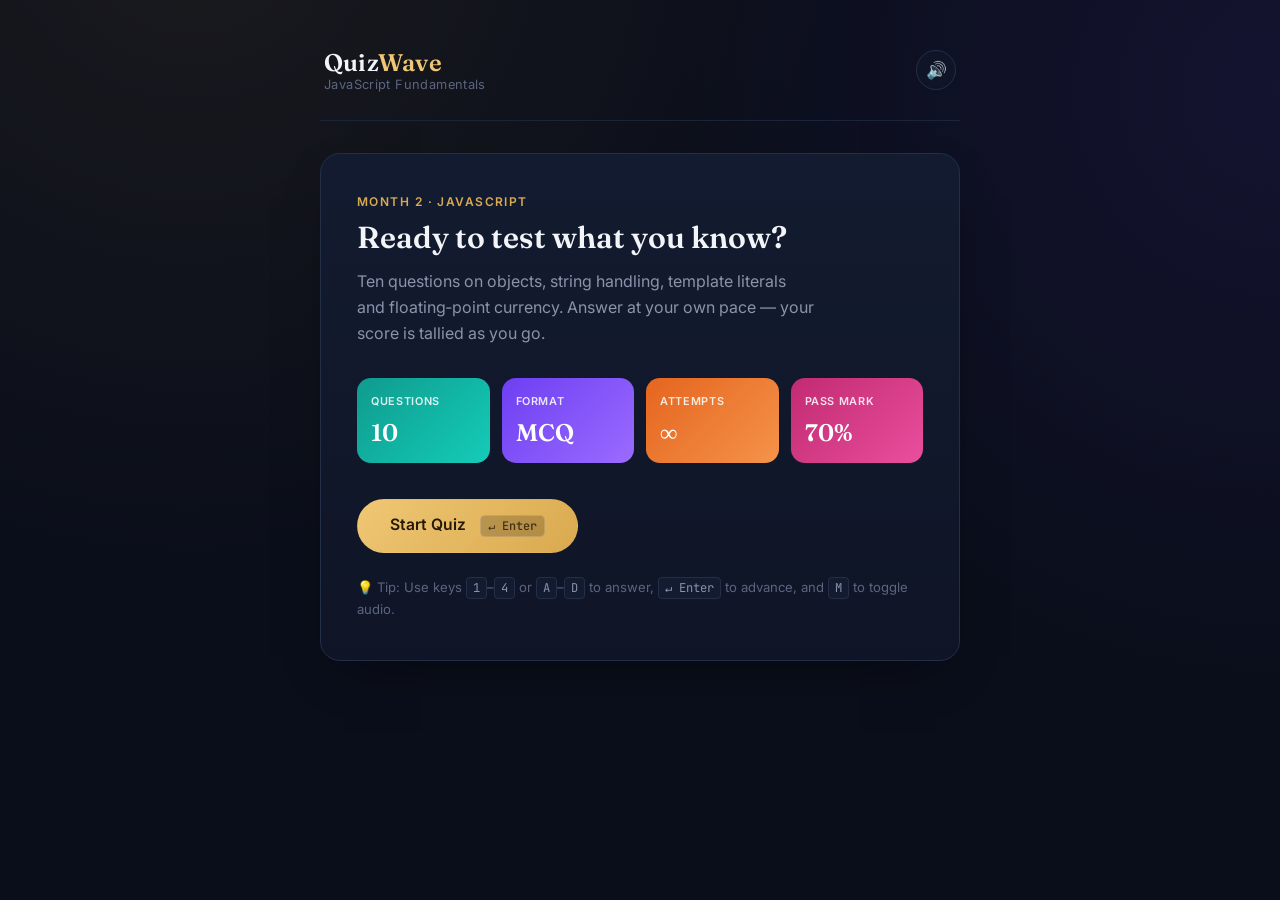
<file: index.html>
<!DOCTYPE html>
<html lang="en">
<head>
<meta charset="UTF-8">
<meta name="viewport" content="width=device-width, initial-scale=1.0">
<title>QuizWave — JavaScript Fundamentals</title>
<link rel="preconnect" href="https://fonts.googleapis.com">
<link rel="preconnect" href="https://fonts.gstatic.com" crossorigin>
<link href="https://fonts.googleapis.com/css2?family=Fraunces:opsz,wght@9..144,500;9..144,600;9..144,700&family=Inter:wght@400;500;600;700&family=JetBrains+Mono:wght@400;500;600&display=swap" rel="stylesheet">
<link rel="stylesheet" href="style.css">
</head>
<body>

<div class="app-shell">
  <header class="brand-bar">
    <div class="brand-info">
      <div class="brand">Quiz<span class="brand-accent">Wave</span></div>
      <div class="brand-sub">JavaScript Fundamentals</div>
    </div>
    <div class="brand-actions">
      <button id="sound-btn" class="icon-btn" type="button" aria-label="Toggle Sound Effects" title="Toggle Sound (Press M)">
        <span class="sound-icon" aria-hidden="true">🔊</span>
      </button>
    </div>
  </header>
  <main class="stage">

    <!-- ============ START SCREEN ============ -->
    <section class="screen active start-screen" id="start-screen" aria-labelledby="start-heading">
      <p class="eyebrow">Month 2 · JavaScript</p>
      <h1 id="start-heading">Ready to test what you know?</h1>
      <p class="lede">Ten questions on objects, string handling, template literals and floating‑point currency. Answer at your own pace — your score is tallied as you go.</p>
      <div class="stat-row">
        <div class="stat-card stat-teal">
          <span class="stat-label">Questions</span>
          <span class="stat-value">10</span>
        </div>
        <div class="stat-card stat-purple">
          <span class="stat-label">Format</span>
          <span class="stat-value">MCQ</span>
        </div>
        <div class="stat-card stat-orange">
          <span class="stat-label">Attempts</span>
          <span class="stat-value">∞</span>
        </div>
        <div class="stat-card stat-pink">
          <span class="stat-label">Pass Mark</span>
          <span class="stat-value">70%</span>
        </div>
      </div>

      <button class="btn btn-primary btn-large js-btntab" id="start-btn" type="button">
        <span>Start Quiz</span>
        <kbd class="kbd-badge" aria-hidden="true">↵ Enter</kbd>
      </button>
      <p class="keyboard-guide">💡 Tip: Use keys <kbd>1</kbd>–<kbd>4</kbd> or <kbd>A</kbd>–<kbd>D</kbd> to answer, <kbd>↵ Enter</kbd> to advance, and <kbd>M</kbd> to toggle audio.</p>
    </section>

    <!-- ============ QUESTION SCREEN ============ -->
    <section class="screen question-screen" id="question-screen" aria-labelledby="question-heading">
      <div class="progress-bar">
        <div class="progress-meta">
          <span class="progress-count">Question <strong>1</strong> of 10</span>
          <span class="progress-score" aria-label="Timer">5:00</span>
        </div>
        <div class="progress-track" role="progressbar" aria-valuemin="0" aria-valuemax="100" aria-valuenow="10">
          <div class="progress-fill" style="width:10%"></div>
        </div>
      </div>

      <h2 id="question-heading" class="question-text"></h2>

      <ul class="options-list" role="list">
        <li>
          <button class="option" type="button" data-index="0">
            <span class="option-letter">A</span>
            <span class="option-text"></span>
            <kbd class="option-kbd" aria-hidden="true">1</kbd>
          </button>
        </li>
        <li>
          <button class="option" type="button" data-index="1">
            <span class="option-letter">B</span>
            <span class="option-text"></span>
            <kbd class="option-kbd" aria-hidden="true">2</kbd>
          </button>
        </li>
        <li>
          <button class="option" type="button" data-index="2">
            <span class="option-letter">C</span>
            <span class="option-text"></span>
            <kbd class="option-kbd" aria-hidden="true">3</kbd>
          </button>
        </li>
        <li>
          <button class="option" type="button" data-index="3">
            <span class="option-letter">D</span>
            <span class="option-text"></span>
            <kbd class="option-kbd" aria-hidden="true">4</kbd>
          </button>
        </li>
      </ul>

      <div class="stage-footer">
        <span class="hint" aria-live="polite">Select an option to continue</span>
        <button class="btn btn-primary js-move-next" id="next-btn" type="button" disabled>
          <span class="btn-label">Next Question</span>
          <kbd class="kbd-badge" aria-hidden="true">↵ Enter</kbd>
        </button>
      </div>
    </section>

    <!-- ============ RESULT SCREEN ============ -->
    <section class="screen results-screen" id="result-screen" aria-labelledby="result-heading">
      <p class="eyebrow">Quiz Complete</p>
      <h1 id="result-heading">Nice work.</h1>

      <div class="score-card">
        <span class="score-label">Final Score</span>
        <span class="score-value">0<span class="score-total"> / 10</span></span>
        <span class="score-message"></span>
      </div>

      <div class="stage-footer stage-footer-center">
        <button class="btn btn-primary" id="restart-btn" type="button">
          <span>Play Again</span>
          <kbd class="kbd-badge" aria-hidden="true">↵ Enter</kbd>
        </button>
      </div>
    </section>

  </main>
</div>

<canvas id="confetti-canvas" class="confetti-canvas"></canvas>
<script type="module" src="script.js"></script>
</body>
</html>
</file>
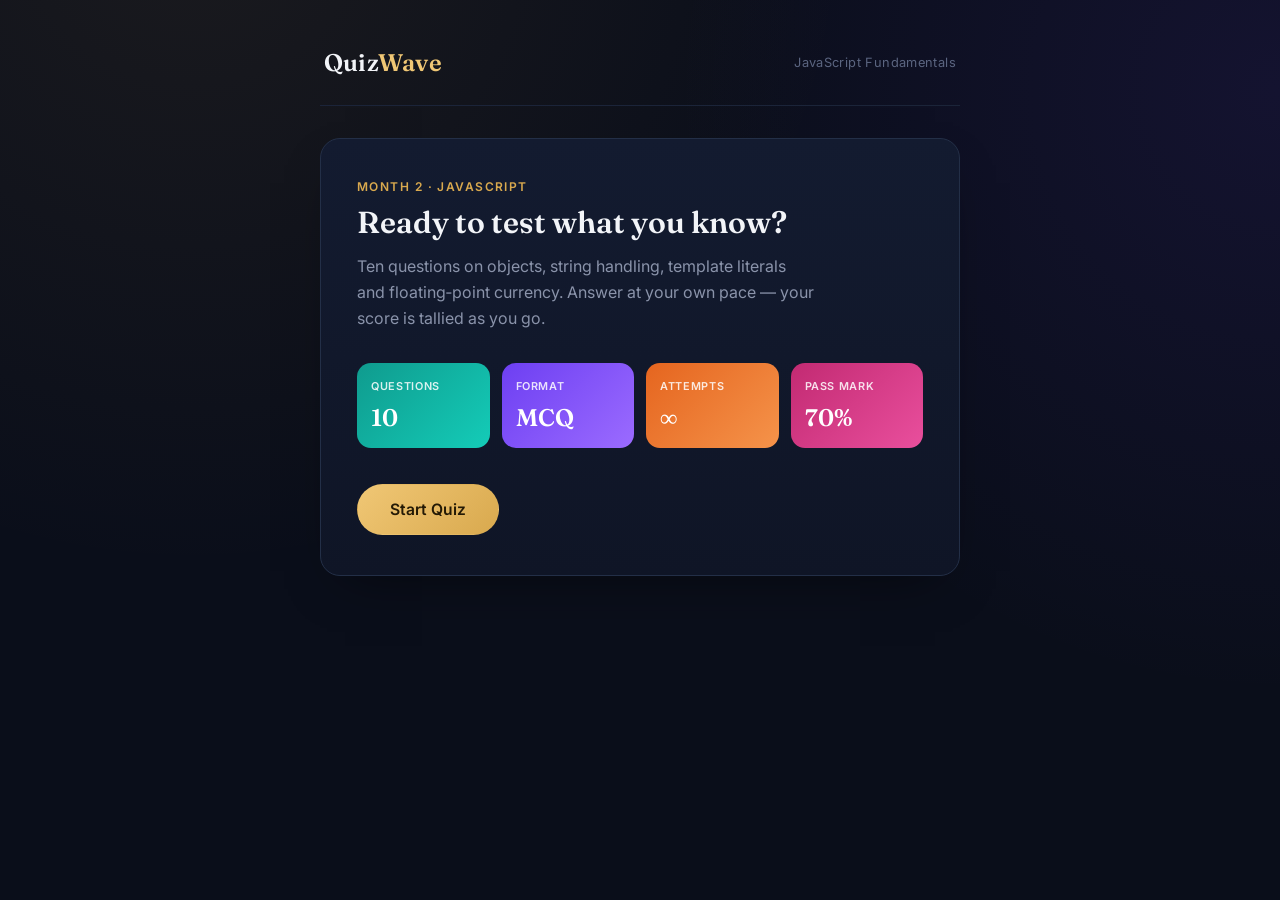
<file: quiz.html>
<!DOCTYPE html>
<html lang="en">
<head>
<meta charset="UTF-8">
<meta name="viewport" content="width=device-width, initial-scale=1.0">
<title>QuizWave — JavaScript Fundamentals</title>
<link rel="preconnect" href="https://fonts.googleapis.com">
<link rel="preconnect" href="https://fonts.gstatic.com" crossorigin>
<link href="https://fonts.googleapis.com/css2?family=Fraunces:opsz,wght@9..144,500;9..144,600;9..144,700&family=Inter:wght@400;500;600;700&display=swap" rel="stylesheet">
<link rel="stylesheet" href="style.css">
</head>
<body>

<div class="app-shell">
  <header class="brand-bar">
    <div class="brand">Quiz<span class="brand-accent">Wave</span></div>
    <div class="brand-sub">JavaScript Fundamentals</div>
  </header>
  <main class="stage">
    
    <!-- ============ START SCREEN ============ -->
    <section class="screen active screen start-screen" id="start-screen" aria-labelledby="start-heading">
      <p class="eyebrow">Month 2 · JavaScript</p>
      <h1 id="start-heading">Ready to test what you know?</h1>
      <p class="lede">Ten questions on objects, string handling, template literals and floating‑point currency. Answer at your own pace — your score is tallied as you go.</p>
      <div class="stat-row">
        <div class="stat-card stat-teal">
          <span class="stat-label">Questions</span>
          <span class="stat-value">10</span>
        </div>
        <div class="stat-card stat-purple">
          <span class="stat-label">Format</span>
          <span class="stat-value">MCQ</span>
        </div>
        <div class="stat-card stat-orange">
          <span class="stat-label">Attempts</span>
          <span class="stat-value">∞</span>
        </div>
        <div class="stat-card stat-pink">
          <span class="stat-label">Pass Mark</span>
          <span class="stat-value">70%</span>
        </div>
      </div>
      
      <button class="btn btn-primary btn-large js-btntab" id="start-btn" type="button">Start Quiz</button>
    </section>

    <!-- ============ QUESTION SCREEn ============ -->



 <section class="screen screen question-screen" id="question-screen" aria-labelledby="question-heading">
      <div class="progress-bar">
        <div class="progress-meta">
          <span class="progress-count">Question <strong>1</strong> of 10</span>
          <span class="progress-score"></span>
        </div>
        <div class="progress-track">
          <div class="progress-fill" style="width:30%"></div>
        </div>
      </div>

      <h2 id="question-heading" class="question-text">
        Which method converts a JavaScript object into a JSON string?
      </h2>

      <ul class="options-list">
        <li>
          <button class="option" type="button" data-index="0">
            <span class="option-letter">A</span>
            <span class="option-text">JSON.parse()</span>
          </button>
        </li>
        <li>
          <button class="option is-selected" type="button" data-index="1">
            <span class="option-letter">B</span>
            <span class="option-text">JSON.stringify()</span>
          </button>
        </li>
        <li>
          <button class="option" type="button" data-index="2">
            <span class="option-letter">C</span>
            <span class="option-text">Object.toString()</span>
          </button>
        </li>
        <li>
          <button class="option" type="button" data-index="3">
            <span class="option-letter">D</span>
            <span class="option-text">Object.freeze()</span>
          </button>
        </li>
      </ul>

      <div class="stage-footer">
        <span class="hint">Select an option to continue</span>
        <button class="btn btn-primary js-move-next" id="next-btn" type="button">Next Question</button>
      </div>
    </section>
  





      <!-- ============ RESULT SCREEN ============ -->
   

     <section class="screen screen results-screen" id="result-screen" aria-labelledby="result-heading">
      <p class="eyebrow">Quiz Complete</p>
      <h1 id="result-heading">Nice work.</h1>

      <div class="score-card">
        <span class="score-label">Final Score</span>
        <span class="score-value">8<span class="score-total"> / 10</span></span>
        <span class="score-message">80% — above the pass mark</span>
      </div>

      <div class="stage-footer stage-footer-center">
        <button class="btn btn-ghost" id="review-btn" type="button">Review Answers</button>
        <button class="btn btn-primary" id="restart-btn" type="button">Play Again</button>
      </div>
    </section>

 


  </main>

</div>
<script type="module" src="script.js"></script>
</body>
</html>
</file>
<file: style.css>
/* ============ Tokens ============ */
:root{
  --bg: #0a0e1a;
  --bg-elevated: #0f1526;
  --bg-card: #131b30;
  --border: #232f47;
  --border-soft: #1b2439;

  --text: #f2f4f8;
  --text-muted: #8a93aa;
  --text-faint: #5b6580;

  --gold: #d9a94e;
  --gold-light: #f0c775;
  --gold-dim: rgba(217,169,78,0.15);

  --teal-a: #0f9b8e;
  --teal-b: #14ccb8;
  --purple-a: #6d3ff2;
  --purple-b: #9b6bff;
  --orange-a: #e5651f;
  --orange-b: #f5934a;
  --pink-a: #c22a72;
  --pink-b: #e94f9d;

  --danger: #e5484d;

  --radius-lg: 20px;
  --radius-md: 14px;
  --radius-sm: 10px;
  --radius-pill: 999px;

  --font-display: "Fraunces", Georgia, serif;
  --font-body: "Inter", -apple-system, BlinkMacSystemFont, sans-serif;
  --font-mono: "JetBrains Mono", ui-monospace, SFMono-Regular, Menlo, Monaco, Consolas, monospace;

  --code-bg: rgba(255, 255, 255, 0.08);
  --code-border: rgba(217, 169, 78, 0.35);
  --code-text: #f0c775;

  --shadow-card: 0 20px 50px -25px rgba(0,0,0,0.6);
}

*, *::before, *::after{ box-sizing: border-box; }

body{
  margin: 0;
  min-height: 100vh;
  background:
    radial-gradient(circle at 15% -10%, rgba(217,169,78,0.08), transparent 45%),
    radial-gradient(circle at 100% 10%, rgba(109,63,242,0.10), transparent 40%),
    var(--bg);
  color: var(--text);
  font-family: var(--font-body);
  display: flex;
  justify-content: center;
  padding: 48px 20px;
}

/* ============ Shell ============ */
.app-shell{
  width: 100%;
  max-width: 640px;
}

.brand-bar{
  display: flex;
  align-items: center;
  justify-content: space-between;
  padding: 0 4px 28px;
  border-bottom: 1px solid var(--border-soft);
  margin-bottom: 32px;
}

.brand{
  font-family: var(--font-display);
  font-weight: 600;
  font-size: 1.5rem;
  letter-spacing: 0.01em;
}
.brand-accent{ color: var(--gold-light); }

.brand-sub{
  font-size: 0.8rem;
  color: var(--text-faint);
  letter-spacing: 0.03em;
}

.brand-actions{
  display: flex;
  align-items: center;
  gap: 10px;
}

.icon-btn{
  background: var(--bg-elevated);
  border: 1px solid var(--border);
  color: var(--text);
  width: 40px;
  height: 40px;
  border-radius: 50%;
  display: grid;
  place-items: center;
  cursor: pointer;
  font-size: 1.05rem;
  transition: border-color 0.15s ease, background 0.15s ease, transform 0.15s ease;
}
.icon-btn:hover{
  border-color: var(--gold);
  background: var(--bg-card);
  transform: scale(1.05);
}
.icon-btn.is-muted{
  opacity: 0.65;
  border-color: var(--border-soft);
}

/* ============ Stage / Screens ============ */
.stage{ position: relative; }

.screen{
  display: none;
  background: linear-gradient(180deg, var(--bg-card), var(--bg-elevated));
  border: 1px solid var(--border);
  border-radius: var(--radius-lg);
  padding: 40px 36px;
  box-shadow: var(--shadow-card);
}
.screen.active{
  display: block;
  animation: screenFadeIn 0.25s cubic-bezier(0.16, 1, 0.3, 1) forwards;
}

@keyframes screenFadeIn{
  from{
    opacity: 0;
    transform: translateY(8px) scale(0.995);
  }
  to{
    opacity: 1;
    transform: translateY(0) scale(1);
  }
}

.eyebrow{
  margin: 0 0 10px;
  font-size: 0.75rem;
  font-weight: 600;
  letter-spacing: 0.12em;
  text-transform: uppercase;
  color: var(--gold);
}

h1, h2{
  font-family: var(--font-display);
  font-weight: 600;
  margin: 0 0 14px;
  line-height: 1.2;
}
h1{ font-size: 1.9rem; }

.lede{
  color: var(--text-muted);
  line-height: 1.6;
  margin: 0 0 32px;
  max-width: 46ch;
}

/* ============ Stat cards (start screen) ============ */
.stat-row{
  display: grid;
  grid-template-columns: repeat(4, 1fr);
  gap: 12px;
  margin-bottom: 36px;
}

.stat-card{
  border-radius: var(--radius-md);
  padding: 16px 14px;
  display: flex;
  flex-direction: column;
  gap: 10px;
  color: #fff;
}

.stat-label{
  font-size: 0.68rem;
  font-weight: 600;
  letter-spacing: 0.06em;
  text-transform: uppercase;
  opacity: 0.85;
}
.stat-value{
  font-family: var(--font-display);
  font-size: 1.5rem;
  font-weight: 600;
}

.stat-teal{   background: linear-gradient(135deg, var(--teal-a), var(--teal-b)); }
.stat-purple{ background: linear-gradient(135deg, var(--purple-a), var(--purple-b)); }
.stat-orange{ background: linear-gradient(135deg, var(--orange-a), var(--orange-b)); }
.stat-pink{   background: linear-gradient(135deg, var(--pink-a), var(--pink-b)); }

/* ============ Buttons ============ */
.btn{
  font-family: var(--font-body);
  font-weight: 600;
  font-size: 0.92rem;
  border-radius: var(--radius-pill);
  border: 1px solid transparent;
  padding: 13px 26px;
  cursor: pointer;
  transition: transform 0.15s ease, filter 0.15s ease, opacity 0.15s ease;
}
.btn:focus-visible{
  outline: 2px solid var(--gold-light);
  outline-offset: 3px;
}
.btn:active{ transform: translateY(1px); }

.btn-primary{
  background: linear-gradient(135deg, var(--gold-light), var(--gold));
  color: #241a05;
}
.btn-primary:hover{ filter: brightness(1.06); }
.btn-primary:disabled{
  background: var(--border);
  color: var(--text-faint);
  cursor: not-allowed;
}

.btn-ghost{
  background: transparent;
  border-color: var(--border);
  color: var(--text-muted);
}
.btn-ghost:hover{ border-color: var(--gold); color: var(--gold-light); }

.btn-large{ padding: 15px 32px; font-size: 0.98rem; }

/* ============ Question screen ============ */
.progress-bar{ margin-bottom: 28px; }

.progress-meta{
  display: flex;
  justify-content: space-between;
  align-items: baseline;
  margin-bottom: 10px;
  font-size: 0.82rem;
  color: var(--text-muted);
}
.progress-count strong{ color: var(--text); }
.progress-score{
  font-weight: 600;
  color: var(--gold-light);
}

.progress-track{
  height: 6px;
  border-radius: var(--radius-pill);
  background: var(--border-soft);
  overflow: hidden;
}
.progress-fill{
  height: 100%;
  border-radius: var(--radius-pill);
  background: linear-gradient(90deg, var(--gold), var(--gold-light));
}

.question-text{
  font-size: 1.35rem;
  margin-bottom: 28px;
}

.options-list{
  list-style: none;
  margin: 0 0 28px;
  padding: 0;
  display: flex;
  flex-direction: column;
  gap: 10px;
}

.option{
  width: 100%;
  display: flex;
  align-items: center;
  gap: 14px;
  text-align: left;
  background: var(--bg-elevated);
  border: 1px solid var(--border);
  border-radius: var(--radius-md);
  padding: 14px 16px;
  color: var(--text);
  font-family: var(--font-body);
  font-size: 0.95rem;
  cursor: pointer;
  position: relative;
  transition: border-color 0.15s ease, background 0.15s ease, transform 0.12s ease;
}
.option:hover:not(:disabled){
  border-color: var(--gold);
  background: #17213b;
  transform: translateY(-2px);
}
.option:active:not(:disabled){
  transform: translateY(0);
}
.option:focus-visible{
  outline: 2px solid var(--gold-light);
  outline-offset: 2px;
}
.option:disabled{
  cursor: not-allowed;
}

.option-letter{
  flex: 0 0 auto;
  width: 28px;
  height: 28px;
  border-radius: 50%;
  display: grid;
  place-items: center;
  font-size: 0.78rem;
  font-weight: 700;
  color: var(--text-muted);
  background: var(--border-soft);
  transition: background 0.15s ease, color 0.15s ease;
}

.option-text{
  flex: 1 1 auto;
  line-height: 1.45;
}

.option-kbd{
  flex: 0 0 auto;
  font-family: var(--font-mono);
  font-size: 0.72rem;
  padding: 2px 7px;
  border-radius: 5px;
  background: var(--border-soft);
  color: var(--text-faint);
  border: 1px solid var(--border);
  opacity: 0.65;
  transition: opacity 0.15s ease, color 0.15s ease, border-color 0.15s ease;
}
.option:hover:not(:disabled) .option-kbd{
  opacity: 1;
  color: var(--gold-light);
  border-color: var(--gold-dim);
}

.option.is-correct{
  border-color: var(--teal-b) !important;
  background: rgba(20,204,184,0.15) !important;
  animation: correctPop 0.35s ease;
}
.option.is-correct .option-letter{
  background: var(--teal-b);
  color: #04211d;
}

.option.is-wrong{
  border-color: var(--danger) !important;
  background: rgba(229,72,77,0.14) !important;
  animation: shakeWrong 0.35s ease;
}
.option.is-wrong .option-letter{
  background: var(--danger);
  color: #2a0708;
}

@keyframes correctPop{
  0%{ transform: scale(1); }
  50%{ transform: scale(1.02); }
  100%{ transform: scale(1); }
}

@keyframes shakeWrong{
  0%, 100%{ transform: translateX(0); }
  20%, 60%{ transform: translateX(-5px); }
  40%, 80%{ transform: translateX(5px); }
}

/* ============ Code Syntax Styling ============ */
.code-pill{
  font-family: var(--font-mono);
  font-size: 0.9em;
  background: var(--code-bg);
  border: 1px solid var(--code-border);
  color: var(--code-text);
  padding: 2px 7px;
  border-radius: 6px;
  letter-spacing: -0.01em;
  word-break: break-word;
}

/* ============ Keyboard Hints & Badges ============ */
.kbd-badge{
  display: inline-flex;
  align-items: center;
  justify-content: center;
  font-family: var(--font-mono);
  font-size: 0.74rem;
  font-weight: 500;
  background: rgba(0, 0, 0, 0.22);
  border: 1px solid rgba(255, 255, 255, 0.18);
  border-radius: 5px;
  padding: 2px 7px;
  margin-left: 10px;
  color: inherit;
  opacity: 0.85;
}

.keyboard-guide{
  font-size: 0.82rem;
  color: var(--text-faint);
  margin-top: 24px;
  margin-bottom: 0;
  line-height: 1.6;
}
.keyboard-guide kbd{
  font-family: var(--font-mono);
  background: var(--bg-card);
  border: 1px solid var(--border);
  border-radius: 4px;
  padding: 2px 6px;
  font-size: 0.76rem;
  color: var(--text-muted);
}

.stage-footer{
  display: flex;
  align-items: center;
  justify-content: space-between;
  gap: 16px;
}
.stage-footer-center{ justify-content: flex-end; }

.hint{
  font-size: 0.82rem;
  color: var(--text-faint);
}

/* ============ Result screen ============ */
.score-card{
  display: flex;
  flex-direction: column;
  align-items: center;
  text-align: center;
  gap: 6px;
  padding: 40px 24px;
  border-radius: var(--radius-lg);
  margin: 8px 0 32px;
  background: linear-gradient(135deg, var(--purple-a), var(--pink-a));
  color: #fff;
}
.score-label{
  font-size: 0.75rem;
  font-weight: 600;
  letter-spacing: 0.1em;
  text-transform: uppercase;
  opacity: 0.85;
}
.score-value{
  font-family: var(--font-display);
  font-size: 3.4rem;
  font-weight: 700;
  line-height: 1.1;
}
.score-total{
  font-size: 1.6rem;
  font-weight: 500;
  opacity: 0.8;
}
.score-message{
  font-size: 0.88rem;
  opacity: 0.9;
}

/* ============ Confetti Layer ============ */
.confetti-canvas{
  position: fixed;
  inset: 0;
  width: 100%;
  height: 100%;
  pointer-events: none;
  z-index: 9999;
}

/* ============ Responsive ============ */
@media (max-width: 480px){
  body{ padding: 24px 14px; }
  .screen{ padding: 28px 20px; }
  .stat-row{ grid-template-columns: repeat(2, 1fr); }
  h1{ font-size: 1.55rem; }
  .question-text{ font-size: 1.15rem; }
  .stage-footer{ flex-direction: column-reverse; align-items: stretch; }
  .stage-footer .btn{ width: 100%; justify-content: center; }
  .score-value{ font-size: 2.6rem; }
  .option-kbd{ display: none; } /* Hide keyboard hints on mobile screens */
  .kbd-badge{ display: none; }
}

/* ============ Motion Preferences ============ */
@media (prefers-reduced-motion: reduce){
  *, *::before, *::after{
    animation-duration: 0.01ms !important;
    animation-iteration-count: 1 !important;
    transition-duration: 0.01ms !important;
  }
}
</file>
